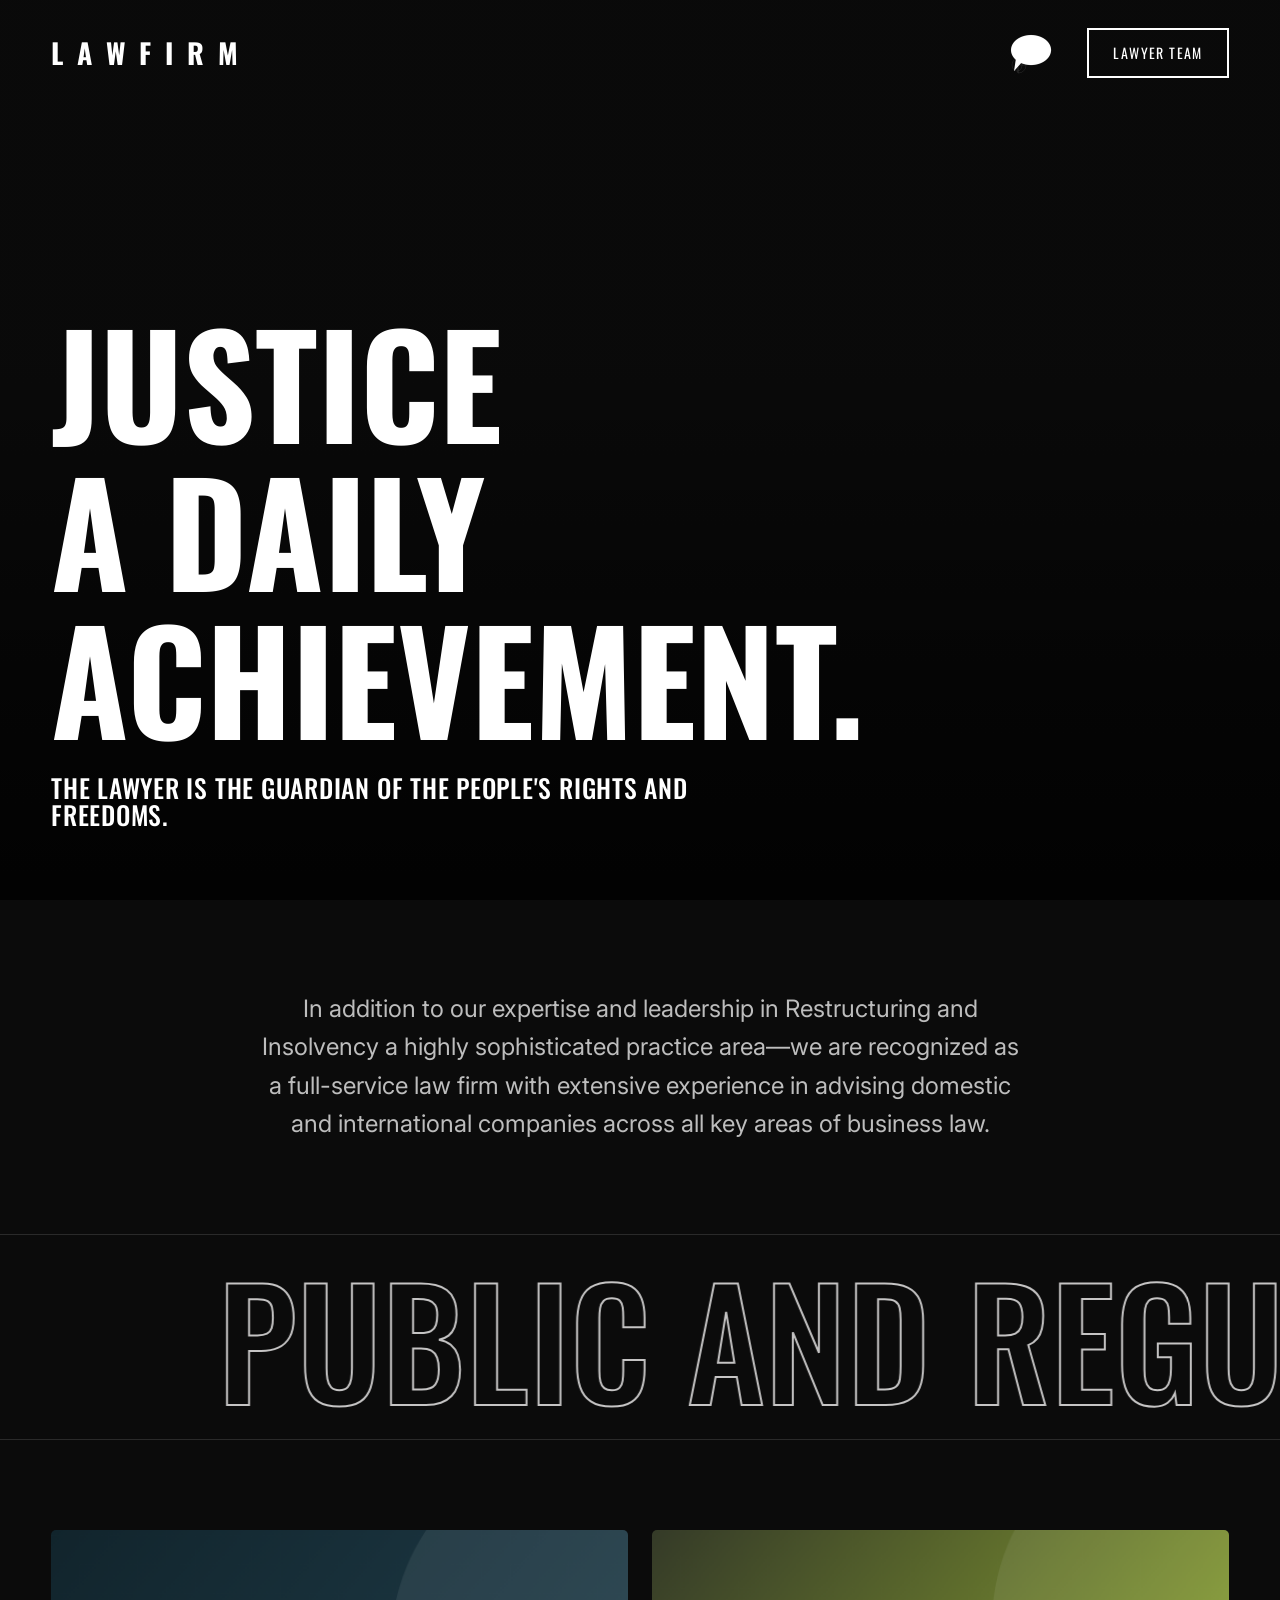
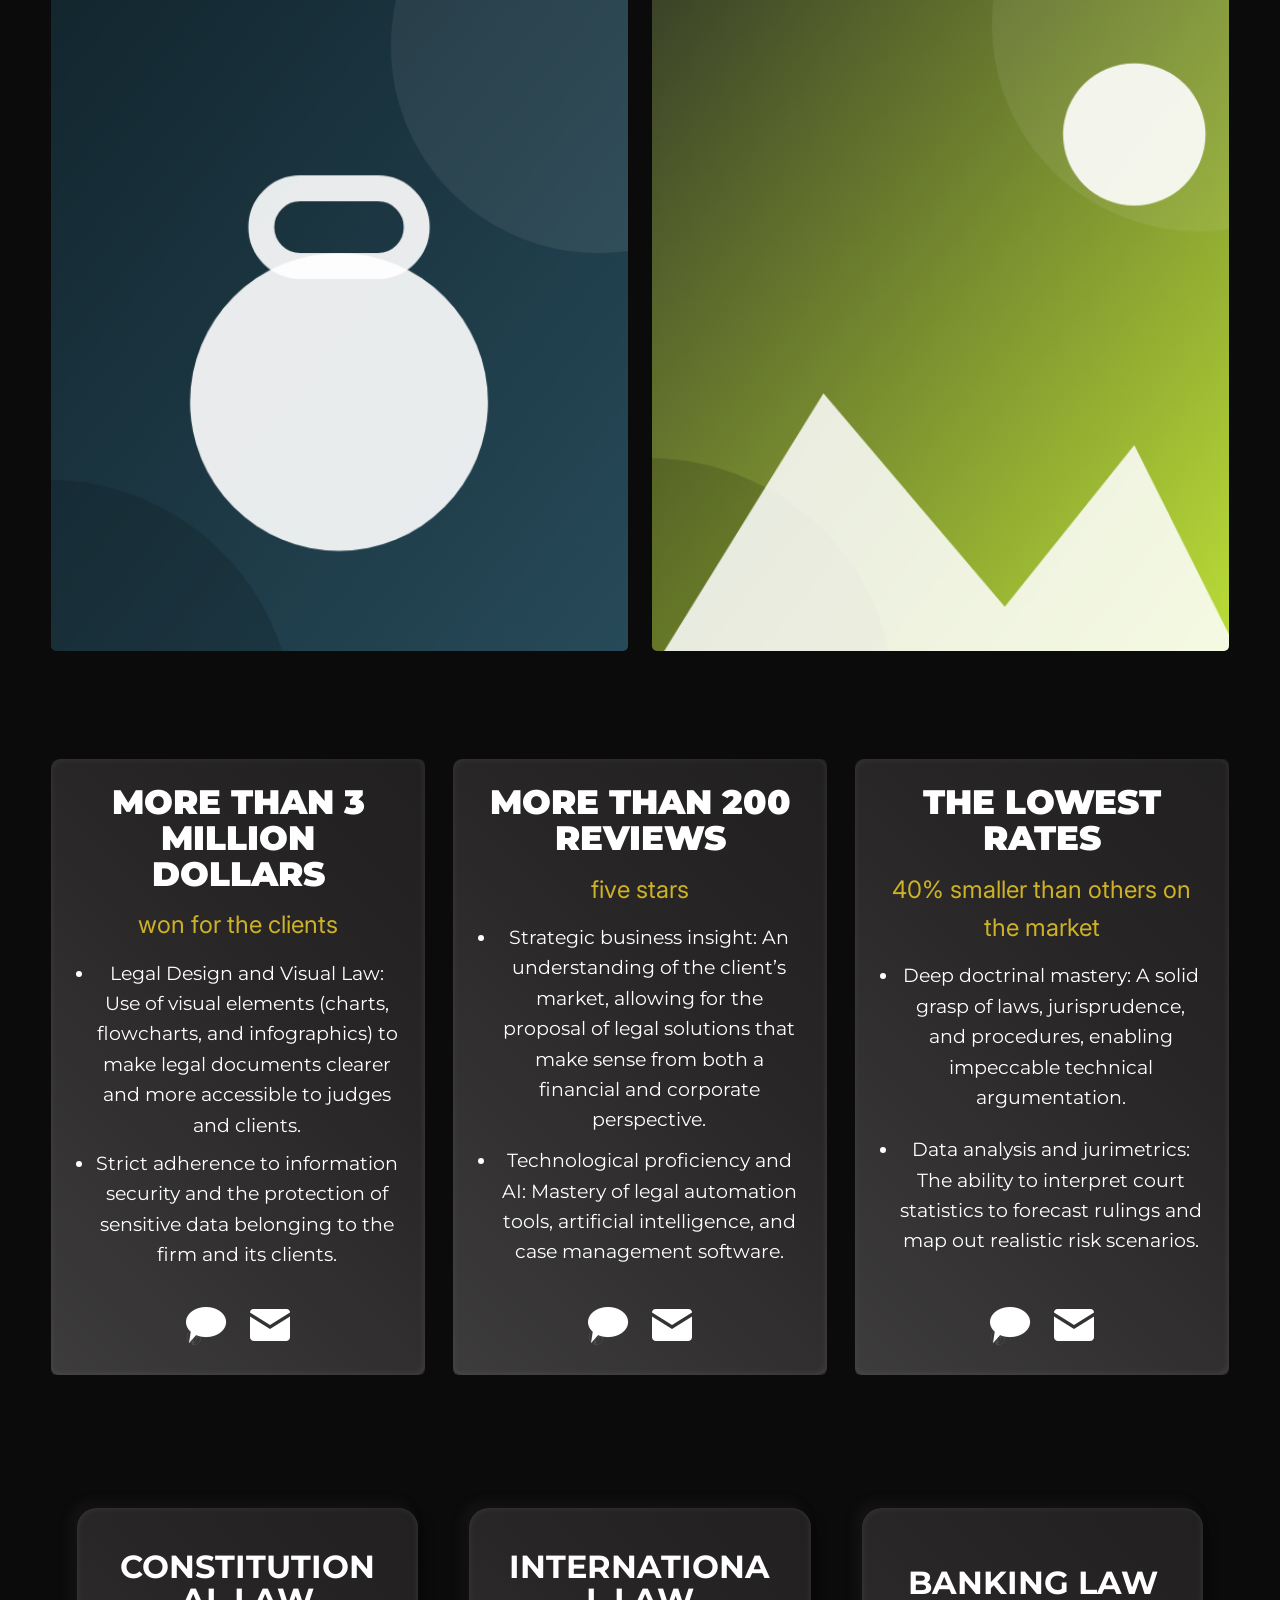
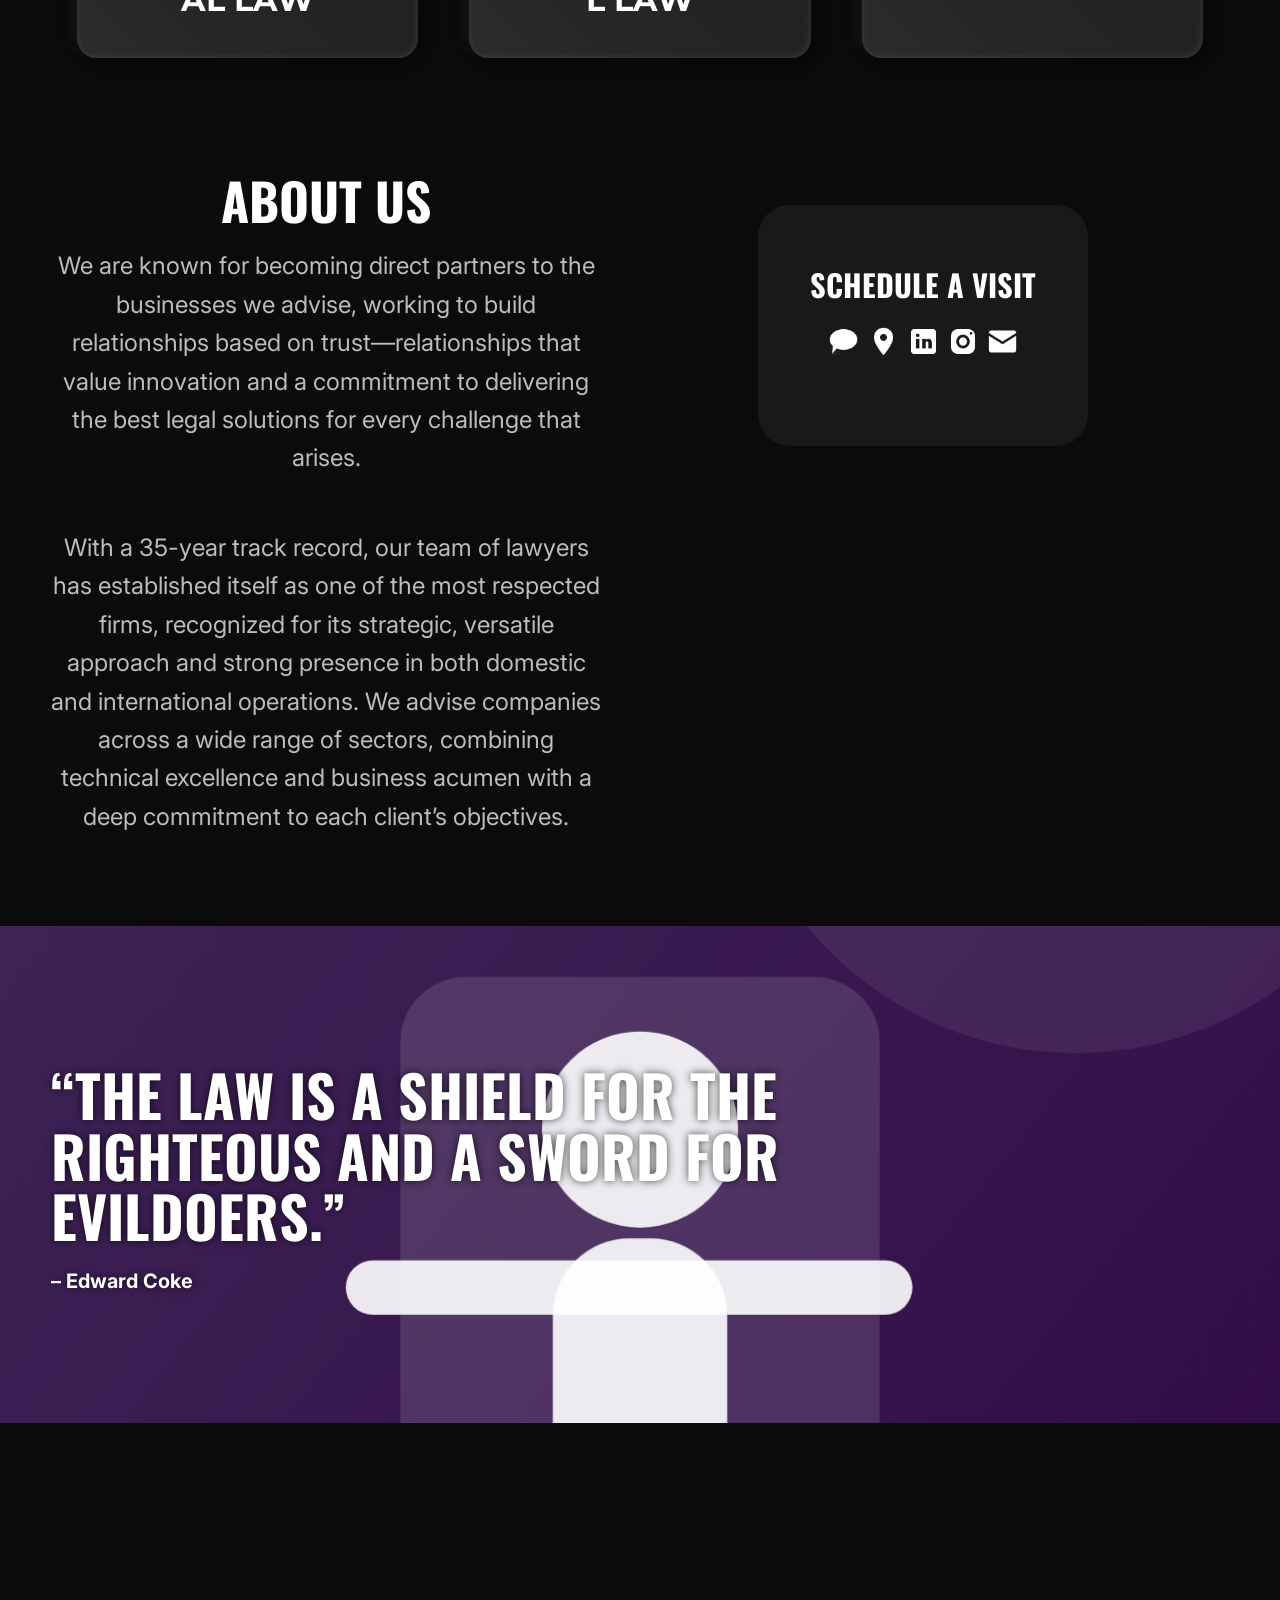
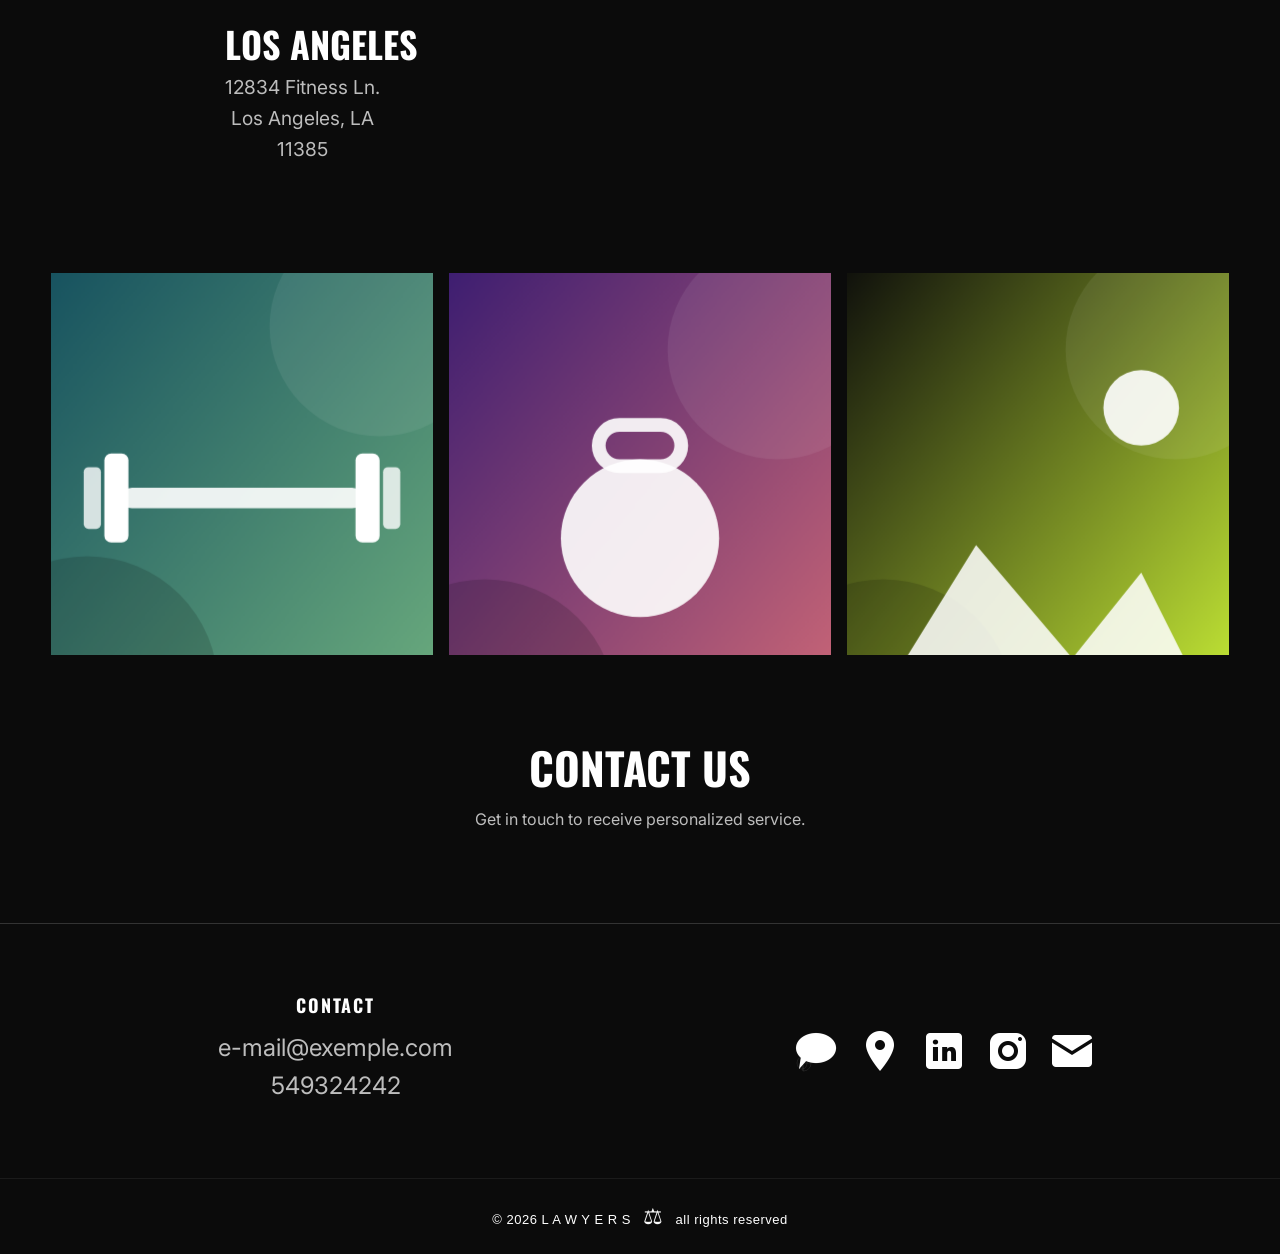
<file: index.html>
<!doctype html>
<html lang="en">
  <head>
    <meta charset="utf-8" />
    <meta name="viewport" content="width=device-width, initial-scale=1" />
    <title>Lawyer</title>
    <link rel="icon" type="image/png" href="./images/icons8-balança-80.png" />
    <link rel="preconnect" href="https://fonts.googleapis.com" />
    <link
      href="https://fonts.googleapis.com/css2?family=Oswald:wght@500;600;700&family=Inter:wght@400;500&display=swap"
      rel="stylesheet"
    />
    <link
      rel="stylesheet"
      href="https://fonts.googleapis.com/css2?family=Archivo:wght@400;600;800;900&family=Montserrat:wght@400;500;600;700;800;900&family=Oswald:wght@700&display=swap"
      rel="stylesheet"
    />
    <link rel="stylesheet" href="styles.css" />
  </head>
  <body>
    <!-- Barra de progresso de rolagem -->
    <div class="bar"></div>

    <header>
      <a class="logo" href="#">L A W F I R M</a>
      <nav>
        <a class="container-social" href="sms:+549324242" aria-label="iMessage">
          <img src="images/icons8-imessage-96.png" alt="" class="social-icon" />
        </a>
        <a class="btn" href="signUp.html">Lawyer team</a>
      </nav>
    </header>

    <!-- Hero: vídeo de fundo + título (o texto faz parallax e esmaece ao rolar) -->
    <div class="hero">
      <video autoplay muted loop playsinline>
        <source preload="metadata" controls src="images/lawIndexVideo.mp4" />
        Seu navegador não suporta vídeos em HTML5.
      </video>
      <div>
        <h1>
          Justice <br />
          a daily achievement.
        </h1>
        <h2>The lawyer is the guardian of the people's rights and freedoms.</h2>
      </div>
    </div>

    <section>
      <p class="intro rv">
        In addition to our expertise and leadership in Restructuring and
        Insolvency a highly sophisticated practice area—we are recognized as a
        full-service law firm with extensive experience in advising domestic and
        international companies across all key areas of business law.
      </p>
    </section>

    <!-- Letreiro: data-x = velocidade com que o texto anda ao rolar -->
    <div class="mq">
      <span data-x="0.25"
        >public and regulatory <b>+</b> labor-related <b>+</b> agribusiness
        <b>+</b>labor-related
      </span>
    </div>

    <!-- Fotos com parallax: data-speed = intensidade; data-i = cor da imagem reserva -->
    <div class="two">
      <div class="ph">
        <img
          src="https://i.pinimg.com/1200x/e2/c4/74/e2c474ae717aab1a07bad44a35dc1441.jpg"
          alt=""
          data-speed="0.22"
          data-i="1"
          referrerpolicy="no-referrer"
          loading="lazy"
          onerror="fb(this)"
        />
      </div>
      <div class="ph">
        <img
          src="https://i.pinimg.com/1200x/31/bd/53/31bd537fb1dd06ee6a32df38ee791eb9.jpg"
          alt=""
          data-speed="0.16"
          data-i="2"
          referrerpolicy="no-referrer"
          loading="lazy"
          onerror="fb(this)"
        />
      </div>
    </div>
    <!-- cards index grandes -->
    <section class="plans">
      <article class="plan rv">
        <div class="b">
          <h3>More than 3 million dollars</h3>
          <div class="price">won for the clients</div>
          <ul>
            <li>
              Legal Design and Visual Law: Use of visual elements (charts,
              flowcharts, and infographics) to make legal documents clearer and
              more accessible to judges and clients.
            </li>
            <li>
              Strict adherence to information security and the protection of
              sensitive data belonging to the firm and its clients.
            </li>
          </ul>
          <div class="icon-card-group">
            <a href="sms:+549324242" aria-label="iMessage"
              ><img
                src="images/icons8-imessage-96.png"
                alt=""
                class="icons-card"
            /></a>
            <a href="mailto:e-mail@exemple.com" aria-label="E-mail"
              ><img src="images/icons8-email-96.png" alt="" class="icons-card"
            /></a>
          </div>
        </div>
      </article>
      <article class="plan rv" style="transition-delay: 0.12s">
        <div class="b">
          <h3>more than 200 reviews</h3>
          <div class="price">five stars</div>
          <ul>
            <li>
              Strategic business insight: An understanding of the client’s
              market, allowing for the proposal of legal solutions that make
              sense from both a financial and corporate perspective.
            </li>
            <li>
              Technological proficiency and AI: Mastery of legal automation
              tools, artificial intelligence, and case management software.
            </li>
          </ul>
          <div class="icon-card-group">
            <a href="sms:+549324242" aria-label="iMessage"
              ><img
                src="images/icons8-imessage-96.png"
                alt=""
                class="icons-card"
            /></a>
            <a href="mailto:e-mail@exemple.com" aria-label="E-mail"
              ><img src="images/icons8-email-96.png" alt="" class="icons-card"
            /></a>
          </div>
        </div>
      </article>
      <article class="plan rv" style="transition-delay: 0.24s">
        <div class="b">
          <h3>the lowest rates</h3>
          <div class="price">40% smaller than others on the market</div>
          <ul>
            <li>
              Deep doctrinal mastery: A solid grasp of laws, jurisprudence, and
              procedures, enabling impeccable technical argumentation.
            </li>
            <li>
              Data analysis and jurimetrics: The ability to interpret court
              statistics to forecast rulings and map out realistic risk
              scenarios.
            </li>
          </ul>
          <div class="icon-card-group">
            <a href="sms:+549324242" aria-label="iMessage"
              ><img
                src="images/icons8-imessage-96.png"
                alt=""
                class="icons-card"
            /></a>
            <a href="mailto:e-mail@exemple.com" aria-label="E-mail"
              ><img src="images/icons8-email-96.png" alt="" class="icons-card"
            /></a>
          </div>
        </div>
      </article>
    </section>

    <!-- cards index pequenos -->
    <section class="cols">
      <div class="specialities">
        <div class="card-container">
          <h2>Constitutional Law</h2>
        </div>
        <div class="card-container">
          <h2>International Law</h2>
        </div>
        <div class="card-container">
          <h2>Banking Law</h2>
        </div>
      </div>
    </section>

    <section class="cols cols-shedule" style="padding-top: 0">
      <div class="icons-schedule">
        <div class="section-about">
          <h3 class="rv">About us</h3>
          <p class="rv d1">
            We are known for becoming direct partners to the businesses we
            advise, working to build relationships based on trust—relationships
            that value innovation and a commitment to delivering the best legal
            solutions for every challenge that arises.
          </p>
        </div>
        <div class="card-social-visit">
          <div class="container-social">
            <h3 class="rv">Schedule a visit</h3>
            <div class="icons">
              <a href="sms:+549324242" aria-label="iMessage"
                ><img
                  src="images/icons8-imessage-96.png"
                  alt=""
                  class="social-icon"
              /></a>
              <a
                href="https://maps.app.goo.gl/4bHsicvDtdmeMuuY8"
                target="_blank"
                rel="noopener noreferrer"
                aria-label="Localização"
                ><img
                  src="images/icons8-location-96.png"
                  alt=""
                  class="social-icon"
              /></a>
              <a
                href="https://www.linkedin.com/"
                target="_blank"
                rel="noopener noreferrer"
                aria-label="LinkedIn"
                ><img
                  src="images/icons8-linkedin-96.png"
                  alt=""
                  class="social-icon"
              /></a>
              <a
                href="https://www.instagram.com/"
                target="_blank"
                rel="noopener noreferrer"
                aria-label="Instagram"
                ><img
                  src="images/icons8-instagram-96.png"
                  alt=""
                  class="social-icon"
              /></a>
              <a href="mailto:e-mail@exemple.com" aria-label="E-mail"
                ><img
                  src="images/icons8-email-96.png"
                  alt=""
                  class="social-icon"
              /></a>
            </div>
          </div>
        </div>

        <p class="rv d1">
          With a 35-year track record, our team of lawyers has established
          itself as one of the most respected firms, recognized for its
          strategic, versatile approach and strong presence in both domestic and
          international operations. We advise companies across a wide range of
          sectors, combining technical excellence and business acumen with a
          deep commitment to each client’s objectives.
        </p>
      </div>
    </section>

    <!-- Citação sobre foto com parallax (texto escuro: a foto é clara) -->
    <div class="quote">
      <img
        src="https://wallpapers.com/images/featured/fotos-em-preto-e-branco-de-nova-york-vedz9n6v2cizlr7y.jpg"
        alt=""
        data-speed="0.2"
        data-i="3"
        referrerpolicy="no-referrer"
        loading="lazy"
        onerror="fb(this)"
      />
      <div class="rv">
        <h2 class="text-black">
          “The law is a shield for the righteous and a sword for evildoers.”
        </h2>
        <h5 class="text-black">– Edward Coke</h5>
      </div>
    </div>

    <section class="loc">
      <div class="rv d1">
        <h3>Los Angeles</h3>
        <p>12834 Fitness Ln.<br />Los Angeles, LA<br />11385</p>
      </div>
      <div class="mapa-container rv d2">
        <iframe
          src="https://www.google.com/maps/embed?pb=!1m18!1m12!1m3!1d96873.57748644592!2d-74.02723576946106!3d40.64533241904774!2m3!1f0!2f0!3f0!3m2!1i1024!2i768!4f13.1!3m3!1m2!1s0x89c24416947c2109%3A0x82765c7404007886!2sBrooklyn%2C%20NY%2C%20EUA!5e0!3m2!1spt-PT!2sbr!4v1794025626224!5m2!1spt-PT!2sbr"
          title="Mapa do escritório"
          allowfullscreen=""
          loading="lazy"
          referrerpolicy="strict-origin-when-cross-origin"
        ></iframe>
      </div>
    </section>

    <div class="grid">
      <div>
        <img
          src="https://i.pinimg.com/736x/91/2e/0e/912e0e822675b934999443193ba9c30f.jpg"
          alt=""
          data-speed="0.1"
          data-i="4"
          referrerpolicy="no-referrer"
          loading="lazy"
          onerror="fb(this)"
        />
      </div>
      <div>
        <img
          src="https://i.pinimg.com/1200x/5d/bf/38/5dbf38cfc6ee00ab611508deb6754c5b.jpg"
          alt=""
          data-speed="0.24"
          data-i="5"
          referrerpolicy="no-referrer"
          loading="lazy"
          onerror="fb(this)"
        />
      </div>
      <div>
        <img
          src="https://i.pinimg.com/736x/59/f7/a3/59f7a34b5ff368971cbb8e07deed254a.jpg"
          alt=""
          data-speed="0.18"
          data-i="6"
          referrerpolicy="no-referrer"
          loading="lazy"
          onerror="fb(this)"
        />
      </div>
    </div>

    <section class="news">
      <h3>contact us</h3>
      <p>Get in touch to receive personalized service.</p>
    </section>

    <footer>
      <div class="rv">
        <h3>Contact</h3>
        <a href="mailto:e-mail@exemple.com">e-mail@exemple.com</a>
        <a href="tel:+549324242">549324242</a>
      </div>
      <div class="container-social rv d1">
        <div class="icons">
          <a href="sms:+549324242" aria-label="iMessage"
            ><img
              src="images/icons8-imessage-96.png"
              alt=""
              class="social-icon"
          /></a>
          <a
            href="https://www.google.com/maps/search/?api=1&amp;query=L+A+W+F+I+R+M"
            target="_blank"
            rel="noopener noreferrer"
            aria-label="Localização"
            ><img
              src="images/icons8-location-96.png"
              alt=""
              class="social-icon"
          /></a>
          <a
            href="https://www.linkedin.com/"
            target="_blank"
            rel="noopener noreferrer"
            aria-label="LinkedIn"
            ><img
              src="images/icons8-linkedin-96.png"
              alt=""
              class="social-icon"
          /></a>
          <a
            href="https://www.instagram.com/"
            target="_blank"
            rel="noopener noreferrer"
            aria-label="Instagram"
            ><img
              src="images/icons8-instagram-96.png"
              alt=""
              class="social-icon"
          /></a>
          <a href="mailto:e-mail@exemple.com" aria-label="E-mail"
            ><img src="images/icons8-email-96.png" alt="" class="social-icon"
          /></a>
        </div>
      </div>
    </footer>
    <div class="copy">
      <span>&copy; 2026 L A W Y E R S</span>
      <span class="heart">&#9878;</span>
      <span>all rights reserved</span>
    </div>

    <script src="scrypt.js"></script>
  </body>
</html>
</file>
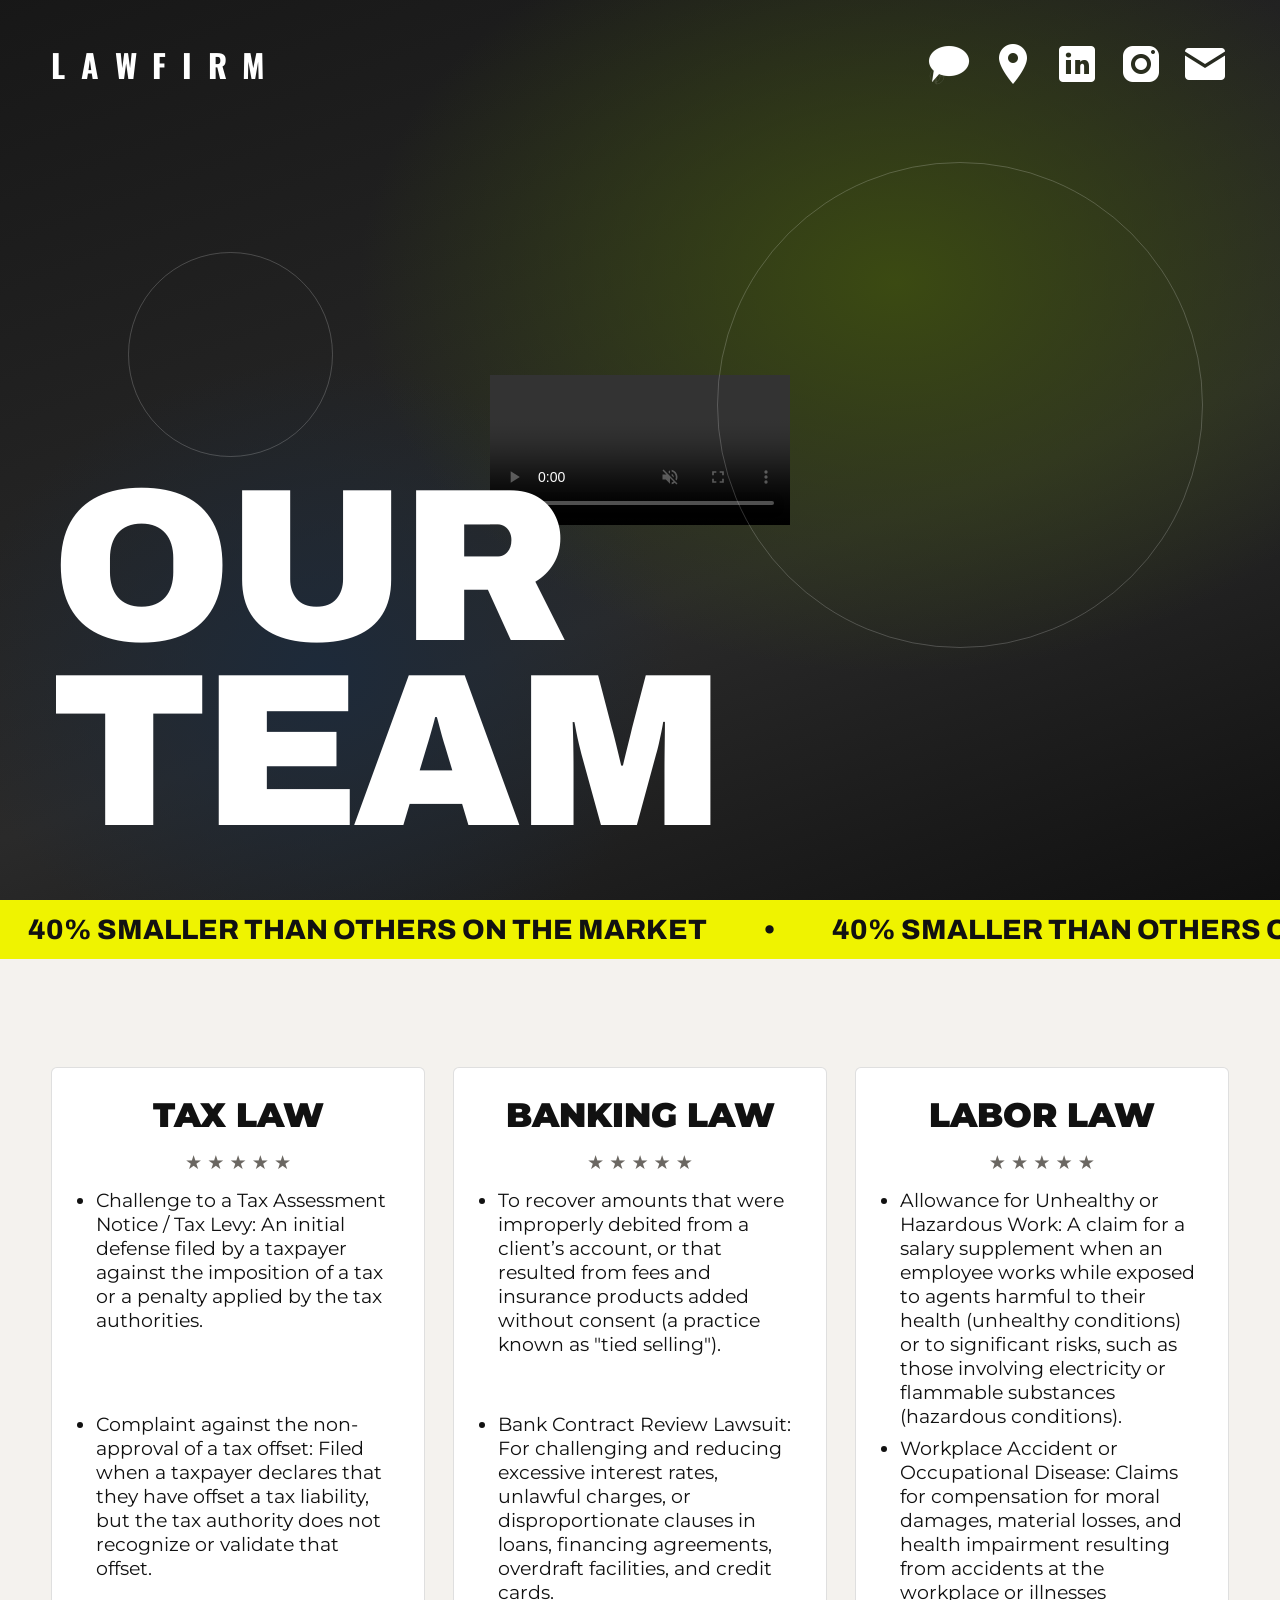
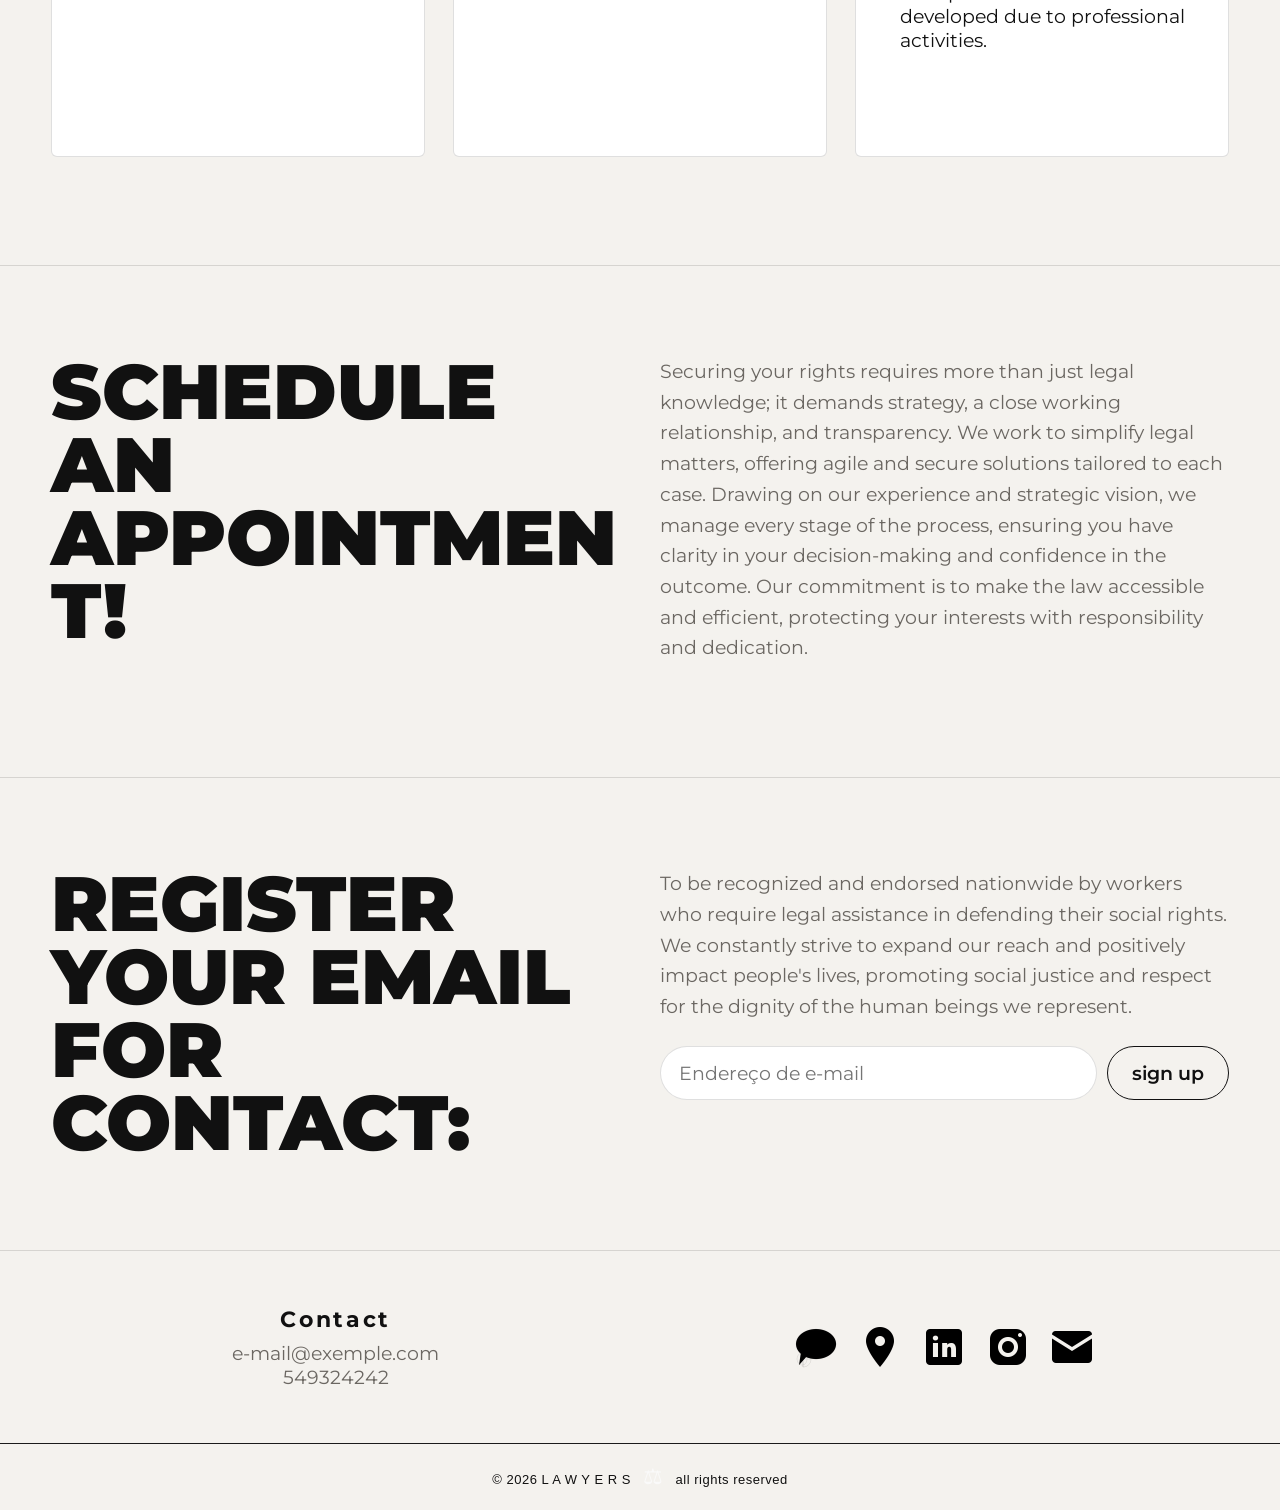
<file: signUp.html>
<!doctype html>
<html lang="pt-BR">
  <head>
    <meta charset="utf-8" />
    <meta
      name="viewport"
      content="width=device-width, initial-scale=1, viewport-fit=cover"
    />
    <title>Sign Up</title>
    <link rel="icon" type="image/png" href="./images/icons8-balança-80.png" />
    <link rel="preconnect" href="https://fonts.googleapis.com" />
    <link rel="preconnect" href="https://fonts.gstatic.com" crossorigin />
    <link
      rel="stylesheet"
      href="https://fonts.googleapis.com/css2?family=Archivo:wght@400;600;800;900&family=Montserrat:wght@400;500;600;700;800;900&family=Oswald:wght@700&display=swap"
    />
    <link rel="stylesheet" href="signUp.css" />
  </head>
  <body>
    <!-- Cortina de entrada (sobe quando a página termina de carregar) -->
    <div class="curtain">LAWYERS TEAM</div>

    <header>
      <nav>
        <a class="logo" href="index.html">L A W F I R M</a>
        <div class="icons container-social">
          <a href="sms:+549324242" aria-label="iMessage"
            ><img
              src="images/icons8-imessage-96.png"
              alt=""
              class="social-icon"
          /></a>
          <a href="https://maps.app.goo.gl/4bHsicvDtdmeMuuY8" target="_blank" rel="noopener noreferrer" aria-label="Localização"
            ><img
              src="images/icons8-location-96.png"
              alt=""
              class="social-icon"
          /></a>
          <a href="https://www.linkedin.com/" target="_blank" rel="noopener noreferrer" aria-label="LinkedIn"
            ><img
              src="images/icons8-linkedin-96.png"
              alt=""
              class="social-icon"
          /></a>
          <a href="https://www.instagram.com/" target="_blank" rel="noopener noreferrer" aria-label="Instagram"
            ><img
              src="images/icons8-instagram-96.png"
              alt=""
              class="social-icon"
          /></a>
          <a href="mailto:e-mail@exemple.com" aria-label="E-mail"
            ><img src="images/icons8-email-96.png" alt="" class="social-icon"
          /></a>
        </div>
      </nav>
    </header>

    <!-- Hero: data-p = intensidade do parallax (negativo = move ao contrário) -->
    <section class="hero">
      <div class="img" data-p="0.25">
        <video preload="metadata" controls autoplay muted loop playsinline>
          <source src="/images/signUpVideo.mp4" />
          Your browser does not support HTML5 videos.
        </video>
      </div>
      <div class="shape shape-1" data-p="-0.15"></div>
      <div class="shape shape-2" data-p="0.4"></div>
      <h1>
        <span><i>Our</i></span
        ><span><i>Team</i></span>
      </h1>
    </section>

    <div class="marquee"><div id="mq"></div></div>

    <section class="plans">
      <article class="plan rv">
        <div class="b">
          <h3>tax law</h3>
          <div class="price"><p><p>&#9733;  &#9733;  &#9733;  &#9733;  &#9733;</p></p></div>
          <ul>
            <li>
              Challenge to a Tax Assessment Notice / Tax Levy: An initial
              defense filed by a taxpayer against the imposition of a tax or a
              penalty applied by the tax authorities.
            </li>
            <li>
              Complaint against the non-approval of a tax offset: Filed when a
              taxpayer declares that they have offset a tax liability, but the
              tax authority does not recognize or validate that offset.
            </li>
          </ul>
          <div class="icon-card-group">
            <a href="sms:+549324242" aria-label="iMessage"
              ><img
                src="images/icons8-imessage-96.png"
                alt=""
                class="icons-card"
            /></a>
            <a href="mailto:e-mail@exemple.com" aria-label="E-mail"
              ><img src="images/icons8-email-96.png" alt="" class="icons-card"
            /></a>
          </div>
        </div>
      </article>
      <article class="plan rv" style="transition-delay: 0.12s">
        <div class="b">
          <h3>Banking Law</h3>
          <div class="price">&#9733;  &#9733;  &#9733;  &#9733;  &#9733;</div>
          <ul>
            <li>
              To recover amounts that were improperly debited from a client’s account, or that resulted from fees and insurance products added without consent (a practice known as "tied selling").
            </li>
            <li>
              Bank Contract Review Lawsuit: For challenging and reducing excessive interest rates, unlawful charges, or disproportionate clauses in loans, financing agreements, overdraft facilities, and credit cards.
            </li>
          </ul>
          <div class="icon-card-group">
            <a href="sms:+549324242" aria-label="iMessage"
              ><img
                src="images/icons8-imessage-96.png"
                alt=""
                class="icons-card"
            /></a>
            <a href="mailto:e-mail@exemple.com" aria-label="E-mail"
              ><img src="images/icons8-email-96.png" alt="" class="icons-card"
            /></a>
          </div>
        </div>
      </article>
      <article class="plan rv" style="transition-delay: 0.24s">
        <div class="b">
          <h3>labor law</h3>
          <div class="price">&#9733;  &#9733;  &#9733;  &#9733;  &#9733;</div>
          <ul>
            <li>
               Allowance for Unhealthy or Hazardous Work: A claim for a salary supplement when an employee works while exposed to agents harmful to their health (unhealthy conditions) or to significant risks, such as those involving electricity or flammable substances (hazardous conditions).
            </li>
            <li>
               Workplace Accident or Occupational Disease: Claims for compensation for moral damages, material losses, and health impairment resulting from accidents at the workplace or illnesses developed due to professional activities.
            </li>
          </ul>
          <div class="icon-card-group">
            <a href="sms:+549324242" aria-label="iMessage"
              ><img
                src="images/icons8-imessage-96.png"
                alt=""
                class="icons-card"
            /></a>
            <a href="mailto:e-mail@exemple.com" aria-label="E-mail"
              ><img src="images/icons8-email-96.png" alt="" class="icons-card"
            /></a>
          </div>
        </div>
      </article>
    </section>

    <section class="visit">
      <div class="rv"><h2>Schedule an appointment!</h2></div>
      <div class="rv" style="transition-delay: 0.15s">
        <p>
          Securing your rights requires more than just legal knowledge; it
          demands strategy, a close working relationship, and transparency. We
          work to simplify legal matters, offering agile and secure solutions
          tailored to each case. Drawing on our experience and strategic vision,
          we manage every stage of the process, ensuring you have clarity in
          your decision-making and confidence in the outcome. Our commitment is
          to make the law accessible and efficient, protecting your interests
          with responsibility and dedication.
        </p>
      </div>
    </section>

    <section class="visit">
      <div class="rv"><h2>register your email for contact:</h2></div>
      <div class="rv" style="transition-delay: 0.15s">
        <p>
          To be recognized and endorsed nationwide by workers who require legal
          assistance in defending their social rights. We constantly strive to
          expand our reach and positively impact people's lives, promoting
          social justice and respect for the dignity of the human beings we
          represent.
        </p>
        <!-- MAILCHIMP: cole em "action" a URL do formulário (Audience > Signup forms > Embedded forms) -->
        <form
          id="nl"
          action="COLE_AQUI_A_URL_DO_MAILCHIMP"
          method="post"
          target="mc-iframe"
        >
          <input
            type="email"
            name="EMAIL"
            placeholder="Endereço de e-mail"
            required
            aria-label="Endereço de e-mail"
          />
          <!-- MAILCHIMP anti-bot: troque o name pelo "b_..." do código do Mailchimp -->
          <div style="position: absolute; left: -5000px" aria-hidden="true">
            <input
              type="text"
              name="b_COLE_AQUI_O_CODIGO_ANTI_BOT"
              tabindex="-1"
              value=""
            />
          </div>
          <button class="btn" type="submit">sign up</button>
        </form>
        <iframe name="mc-iframe" style="display: none" title="mailchimp"></iframe>
        <p id="ok" style="display: none; margin-top: 14px">Thanks!</p>
      </div>
    </section>

    <footer>
      <div class="rv">
        <h3>Contact</h3>
        <a href="mailto:e-mail@exemple.com">e-mail@exemple.com</a><br />
        <a href="tel:+549324242">549324242</a>
      </div>
      <div class="icons container-social rv" style="transition-delay: 0.12s">
        <a href="sms:+549324242" aria-label="iMessage"
          ><img src="images/icons8-imessage-96.png" alt="" class="social-icon"
        /></a>
        <a href="https://maps.app.goo.gl/4bHsicvDtdmeMuuY8" target="_blank" rel="noopener noreferrer" aria-label="Localização"
          ><img src="images/icons8-location-96.png" alt="" class="social-icon"
        /></a>
        <a href="https://www.linkedin.com/" target="_blank" rel="noopener noreferrer" aria-label="LinkedIn"
          ><img src="images/icons8-linkedin-96.png" alt="" class="social-icon"
        /></a>
        <a href="https://www.instagram.com/" target="_blank" rel="noopener noreferrer" aria-label="Instagram"
          ><img src="images/icons8-instagram-96.png" alt="" class="social-icon"
        /></a>
        <a href="mailto:e-mail@exemple.com" aria-label="E-mail"
          ><img src="images/icons8-email-96.png" alt="" class="social-icon"
        /></a>
      </div>
    </footer>
    <div class="copy">
      <span>&copy; 2026 L A W Y E R S</span>
      <span class="heart">&#9878;</span>
      <span>all rights reserved</span>
    </div>

    <script src="signUp.js"></script>
  </body>
</html>
</file>
<file: styles.css>
/* =====================================================================
   styles.css - página principal (index.html)
   Mobile-first no que importa: tudo usa clamp()/vw/auto-fit e só há
   2 pontos de quebra no final do arquivo (800px e 560px).
   ===================================================================== */

/* ---------- Base ---------- */
:root {
  --bg: #0b0b0b;
  --fg: #fff;
  --muted: #bdbdbd;
  --accent: #d7ff3a;
  --h: "Oswald", "Arial Narrow", Impact, sans-serif;
  --b: "Inter", Arial, sans-serif;
  --pad: 4vw; /* margem lateral única de todas as seções */
}
* {
  box-sizing: border-box;
  margin: 0;
  padding: 0;
}
html {
  scroll-behavior: smooth;
}
body {
  background: var(--bg);
  color: var(--fg);
  font: 16px/1.6 var(--b);
  overflow-x: hidden; /* garante que nada cause rolagem horizontal no celular */
}
a {
  color: inherit;
  text-decoration: none;
}
img {
  display: block;
  width: 100%;
  height: 100%;
  object-fit: cover;
}
h1,
h2,
h3 {
  font-family: var(--h);
  text-transform: uppercase;
  font-weight: 700;
  line-height: 1.05;
}
section {
  padding: 10vh var(--pad);
}

/* ---------- Cabeçalho (fixo; some ao descer e volta ao subir - ver scrypt.js) ---------- */
header {
  position: fixed;
  top: 0;
  left: 0;
  right: 0;
  z-index: 5;
  display: flex;
  align-items: center;
  justify-content: space-between;
  gap: 16px;
  padding: 28px var(--pad);
  transition:
    transform 0.4s,
    background 0.3s;
  animation: fade-down 0.9s ease backwards; /* entrada ao carregar a página */
}
header.hide {
  transform: translateY(-110%);
}
header.solid {
  background: rgba(11, 11, 11, 0.85);
  backdrop-filter: blur(10px);
  padding-block: 16px;
}
.logo {
  font-family: var(--h);
  font-size: clamp(
    18px,
    5vw,
    28px
  ); /* encolhe no celular para caber ao lado do botão */
  letter-spacing: 0.12em;
  font-weight: 700;
  white-space: nowrap;
}
nav {
  display: flex;
  gap: clamp(12px, 3vw, 32px);
  align-items: center;
  font-size: 14px;
  text-transform: uppercase;
  letter-spacing: 0.08em;
}
nav a:hover {
  color: var(--accent);
}
nav .container-social {
  margin: 0;
}
.btn {
  display: inline-block;
  border: 2px solid var(--fg);
  padding: 12px 24px;
  font-family: var(--h);
  text-transform: uppercase;
  letter-spacing: 0.1em;
  font-size: 14px;
  white-space: nowrap;
  transition: 0.2s;
}
.btn:hover {
  background: var(--fg);
  color: #000;
}

/* ---------- Barra de progresso de rolagem (topo da tela) ---------- */
.bar {
  position: fixed;
  top: 0;
  left: 0;
  height: 4px;
  width: 100%;
  background: var(--accent);
  transform-origin: 0 50%;
  transform: scaleX(0);
  z-index: 50;
}
/* Navegadores novos animam só com CSS; nos demais o scrypt.js assume */
@supports (animation-timeline: scroll()) {
  .bar {
    animation: grow linear both;
    animation-timeline: scroll(root);
  }
  @keyframes grow {
    to {
      transform: scaleX(1);
    }
  }
}

/* ---------- Hero (vídeo de fundo + título) ---------- */
.hero {
  position: relative;
  overflow: hidden;
  min-height: 100vh;
  min-height: 100svh; /* "svh" = altura real no celular, sem a barra do navegador */
  display: flex;
  flex-direction: column;
  justify-content: flex-end;
  padding: 0 var(--pad) 8vh;
}
.hero video {
  position: absolute;
  inset: 0;
  width: 100%;
  height: 100%;
  object-fit: cover; /* o vídeo preenche qualquer tamanho de tela, sem distorcer */
}
/* Degradê escuro por cima do vídeo para o texto ficar legível */
.hero::after {
  content: "";
  position: absolute;
  inset: 0;
  background: linear-gradient(
    to top,
    rgba(0, 0, 0, 0.85),
    rgba(0, 0, 0, 0.15) 60%
  );
}
.hero > div {
  position: relative;
  z-index: 2;
  max-width: 1100px;
  will-change:
    transform, opacity; /* o scrypt.js move/esmaece este bloco ao rolar */
}
.hero h1 {
  font-size: clamp(48px, 11vw, 170px);
  margin-bottom: 24px;
  animation: fade-up 1s 0.2s ease backwards;
}
.hero h2 {
  font-size: clamp(16px, 2vw, 28px);
  font-weight: 500;
  max-width: 720px;
  letter-spacing: 0.03em;
  animation: fade-up 1s 0.5s ease backwards;
}

/* ---------- Texto de introdução ---------- */
.intro {
  max-width: 760px;
  margin: 0 auto;
  text-align: center;
  color: var(--muted);
  font-size: clamp(20px, 2.2vw, 18px);
}

/* ---------- Letreiro (texto vazado que anda com a rolagem) ---------- */
.mq {
  overflow: hidden;
  white-space: nowrap;
  padding: 3vh 0;
  border-block: 1px solid #2a2a2a;
}
.mq span {
  display: inline-block;
  font-family: var(--h);
  font-weight: 500;
  text-transform: uppercase;
  font-size: clamp(40px, 13vw, 150px);
  line-height: 1;
  will-change: transform;
  -webkit-text-stroke: 2px #c5c4c4; /* contorno */
  color: transparent; /* miolo vazado */
  padding-left: var(--pad);
}
.mq span b {
  color: #000;
  -webkit-text-stroke: 0;
}

/* ---------- Fotos com parallax ---------- */
/* Cada foto fica numa "moldura" (overflow hidden) e a imagem é 30% mais alta
   que ela: o scrypt.js desliza a imagem dentro da moldura = efeito parallax. */
.ph,
.quote,
.grid div {
  position: relative;
  overflow: hidden;
}
.ph > img,
.quote > img,
.grid div > img {
  position: absolute;
  left: 0;
  top: -15%;
  width: 100%;
  height: 130%;
  will-change: transform;
}
.ph {
  border-radius: 5px 5px 5px 5px;
}
.two {
  display: grid;
  grid-template-columns: 1fr 1fr;
  gap: 24px;
  padding: 10vh var(--pad) 0;
}
.two .ph {
  aspect-ratio: 4/5;
}
.grid {
  display: grid;
  grid-template-columns: repeat(3, 1fr);
  gap: 16px;
  padding: 0 var(--pad);
}
.grid div {
  aspect-ratio: 1;
}
/* As molduras "abrem" (recorte -> tela cheia) enquanto entram na tela */
@supports (animation-timeline: view()) {
  .two .ph,
  .grid div {
    animation: clipin linear both;
    animation-timeline: view();
    animation-range: entry 0% cover 35%;
  }
  @keyframes clipin {
    from {
      clip-path: inset(18% 12% 18% 12%);
    }
    to {
      clip-path: inset(0);
    }
  }
}

/* ---------- Especialidades (cards) ---------- */
.cols {
  padding-top: 0%;
  display: grid;
  grid-template-columns: 1fr;
  gap: 6vw;
  align-items: center;
}
.cols h3 {
  font-size: clamp(32px, 4vw, 56px);
  margin-bottom: 20px;
}
.cols p {
  color: var(--muted);
}
.list {
  font-family: var(--h);
  text-transform: uppercase;
  font-size: 22px;
  letter-spacing: 0.04em;
  line-height: 1.5;
}

.card {
  min-height: 100px;
  padding: 12px;
  display: flex;
  align-items: center;
  justify-content: center;
  text-align: center;
  background: rgba(78, 76, 76, 0.58);
  border: 1px solid #fff;
  border-radius: 17px;
  box-shadow: 12px 17px 51px rgba(0, 0, 0, 0.22);
  backdrop-filter: blur(6px);
  color: #000;
  font-weight: bolder;
  cursor: pointer;
  user-select: none;
  transition: all 0.5s;
}
.card:hover {
  border-color: #000;
  transform: scale(1.05);
}
.card:active {
  transform: scale(0.95) rotate(1.7deg);
}

/* ---------- Sobre nós + redes sociais ---------- */
.icons-schedule {
  display: grid;
  grid-template-columns: repeat(2, 1fr);
  gap: 4vw 6vw;
  align-items: center;
}
/* Ícones sempre brancos (o filtro transforma qualquer cor em branco) */
.container-social {
  display: grid;
  justify-items: center;
  margin: 1rem auto;
  text-align: center;
  filter: brightness(0) invert(1);
}
.icons {
  display: flex;
  flex-wrap: wrap; /* quebra de linha em telas estreitas */
  justify-content: center;
  gap: 1rem;
  padding: 1.5rem 0;
}
.social-icon {
  width: 3rem;
  height: 3rem;
}
.social-icon:hover {
  animation: wobble 0.5s 1 linear;
}
@keyframes wobble {
  0%,
  50% {
    transform: scale(0.7, 1.3);
  }
  25%,
  75% {
    transform: scale(1.3, 0.7);
  }
  100% {
    transform: scale(1, 1);
  }
}

/* ---------- Citação (foto de fundo com parallax) ---------- */
.quote {
  padding: 14vh var(--pad);
}
.quote > div {
  position: relative;
  z-index: 2;
  max-width: 1000px;
}
.quote h2 {
  font-size: clamp(26px, 4.5vw, 64px);
  margin: 12px 0 20px;
}
.text-black {
  text-align: left;
  color: white;
  text-shadow: 0 0 8px rgba(0, 0, 0, 0.7);
}

/* ---------- Endereços + mapa ---------- */
.loc {
  display: flex;
  flex-wrap: wrap; /* no celular os blocos empilham sozinhos, centralizados */
  align-items: center;
  justify-content: center;
  gap: 32px 6vw;
  text-align: center;
}

.loc h3 {
  font-size: clamp(28px, 3vw, 36px);
  margin-bottom: 10px;
}
.loc p {
  color: var(--muted);
}
@media (max-width: 800px) {
  .loc {
    padding-bottom: 2rem;
    padding-top: 2rem;
    margin-left: 2rem;
    margin-right: 2rem;
  }
}
.mapa-container {
  flex: 1 1 320px;
  max-width: 560px;
}
.mapa-container iframe {
  display: block;
  width: 100%;
  height: clamp(220px, 30vh, 320px);
  border: 0;
  border-radius: 2rem;
  filter: grayscale(100%) contrast(100%); /* mapa em tons escuros */
}

/* ---------- Contato ---------- */
.news {
  max-width: 640px;
  margin: 0 auto;
  text-align: center;
}
.news h3 {
  font-size: clamp(32px, 5vw, 44px);
  margin-bottom: 16px;
}
.news p {
  color: var(--muted);
}

/* ---------- Rodapé ---------- */
footer {
  display: grid;
  grid-template-columns: repeat(2, 1fr);
  gap: 40px;
  align-items: center;
  text-align: center;
  border-top: 1px solid #333;
  padding: 8vh var(--pad);
  color: var(--muted);
  font-size: 15px;
}
footer h3 {
  font-size: 18px;
  color: #fff;
  letter-spacing: 0.1em;
  margin-bottom: 14px;
}
footer a {
  display: block;
}
footer a:hover {
  color: var(--accent);
}
footer .icons {
  padding: 0;
}

/* ---------- Fades ---------- */
/* .rv = "reveal": começa invisível/deslocado e ganha a classe .in quando
   entra na tela (IntersectionObserver no scrypt.js). .d1/.d2 = atrasos. */
.rv {
  opacity: 0;
  transform: translateY(60px);
  transition:
    opacity 0.9s cubic-bezier(0.2, 0.7, 0.2, 1),
    transform 0.9s cubic-bezier(0.2, 0.7, 0.2, 1);
}
.rv.in {
  text-align: center;
  opacity: 1;
  transform: none;
}
.rv.d1 {
  transition-delay: 0.12s;
}
.rv.d2 {
  transition-delay: 0.24s;
}
/* Animações de entrada (só "from": o destino é o estilo normal do elemento) */
@keyframes fade-up {
  from {
    opacity: 0;
    transform: translateY(30px);
  }
}
@keyframes fade-down {
  from {
    opacity: 0;
    transform: translateY(-100%);
  }
}

/* ---------- Tablets e celulares ---------- */
@media (max-width: 800px) {
  header {
    padding-block: 18px;
  }
  .btn {
    padding: 10px 16px;
    font-size: 12px;
  }
  .social-icon {
    width: 2.5rem;
    height: 2.5rem;
  }
  .two,
  .cols,
  .icons-schedule,
  footer {
    grid-template-columns: 1fr;
  }
  .two .ph {
    width: 100%;
    max-width: 520px;
    margin-inline: auto; /* fotos centralizadas quando empilham */
  }
  .icons-schedule {
    text-align: center;
    justify-content: center;
  }
  .grid {
    grid-template-columns: 1fr 1fr;
  }
  .grid div:last-child {
    grid-column: 1 / -1; /* a 3ª foto ocupa a linha toda (sem sobrar vazio) */
    aspect-ratio: 2/1;
  }
}
@media (max-width: 560px) {
  .grid {
    grid-template-columns: 1fr;
  }
  .grid div:last-child {
    aspect-ratio: 1;
  }
  /* Títulos centralizados no celular */
  .hero > div,
  .quote > div {
    margin-inline: auto;
    text-align: center;
  }
  .hero h2 {
    margin-inline: auto;
  }
}

/* ---------- Acessibilidade: sem movimento para quem desativou animações ---------- */
@media (prefers-reduced-motion: reduce) {
  html {
    scroll-behavior: auto;
  }
  * {
    animation: none !important;
  }
  .rv {
    opacity: 1;
    transform: none;
    transition: none;
  }
}

.copy {
  font-family: "Segoe UI", Tahoma, Geneva, Verdana, sans-serif;
  font-size: 13px;
  text-align: center;
  padding: 20px 10px;
  background-color: no;
  border-top: 1px solid #1b1b1b;
  letter-spacing: 0.5px;
}
.heart {
  color: #fafafa;
  margin: 0 8px;
  font-size: 22px;
  display: inline-block;
  animation: pulse 1.5s infinite;
}
@keyframes pulse {
  0% {
    transform: scale(1);
  }
  50% {
    transform: scale(1.1);
  }
  100% {
    transform: scale(1);
  }
}
/* ---------- card social visit ---------- */
.card-social-visit {
  background-color: #191919;
  border-radius: 2rem;
  padding: 3rem;
  width: 60%;
  margin-left: 5rem;
  margin-top: 0;
}
.section-about {
  text-align: center;
  justify-content: center;
}
.cols-shedule {
  display: flex;
  align-items: center;
  justify-content: center;
}

/* Button Container with Metallic Gradient and Depth */
.card-container {
  position: relative;
  background: linear-gradient(135deg, hsla(0, 4%, 89%, 0), #13131300);
  border-radius: 20px;
  box-shadow:
    6px 6px 12px rgba(0, 0, 0, 0.3),
    -6px -6px 12px rgba(44, 44, 44, 0.3),
    inset 2px 2px 4px rgba(90, 89, 89, 0.4),
    inset -2px -2px 4px rgba(116, 115, 115, 0.5);
  transition:
    transform 0.3s ease,
    box-shadow 0.3s ease;
}

/* Shining Effect Overlay */
.card-container::before {
  content: "";
  position: absolute;
  top: 0;
  left: 0;
  width: 100vh;
  height: 100vh;
  background: linear-gradient(45deg, #676767, #343131b3, #070707);
  background-size: 200% 200%;
  animation: shine 2s infinite ease-in-out;
  border-radius: 20px;
}

@keyframes shine {
  0% {
    background-position: 0% 50%;
  }
  50% {
    background-position: 100% 50%;
  }
  100% {
    background-position: 0% 50%;
  }
}
.card-container {
  display: flex;
  flex-wrap: wrap;
  align-items: center; /* centraliza o texto na vertical */
  justify-content: center; /* e na horizontal */
  min-height: 150px;
  min-width: 0; /* antes: 280px, estourava a coluna em telas menores */
  max-width: 100%;
  padding: clamp(1rem, 4vw, 2rem);
  margin: clamp(0.25rem, 2vw, 2rem);
  position: relative;
  overflow: hidden;
}
.card-container > h2 {
  position: relative; /* fica acima do brilho (::before) e centralizado pelo flex do card */
  z-index: 1;
  width: 100%;
  text-align: center;
  font-size: clamp(
    0.4rem,
    5vw,
    2.5rem
  ); /* encolhe no celular, 2.5rem no desktop */
  white-space: normal; /* o texto quebra de linha dentro do card */
  overflow-wrap: anywhere;
  font-family:
    "Montserrat",
    system-ui,
    -apple-system,
    "Segoe UI",
    Helvetica,
    Arial,
    sans-serif;
}

/* =====================================================================
   RESPONSIVIDADE: card "Schedule a visit" (.card-social-visit)
   O card é um "container": o título e os ícones se dimensionam pela
   largura do próprio card (unidade cqw), então nunca vazam para fora.
   ===================================================================== */
.card-social-visit {
  container-type: inline-size;
  min-width: 0;
  max-width: 100%;
  padding: clamp(1.25rem, 5vw, 3rem); /* antes: 3rem fixo */
  overflow-wrap: anywhere;
}
.card-social-visit h3 {
  font-size: clamp(22px, 5vw, 40px); /* reserva p/ navegadores sem cqw */
  font-size: min(clamp(32px, 4vw, 56px), 13cqw);
  margin-bottom: 0;
}
/* Ícones SEMPRE em uma única fila, centralizados; encolhem junto com o card */
.card-social-visit .icons {
  flex-wrap: nowrap;
  justify-content: center;
  align-items: center;
  gap: clamp(0.4rem, 2vw, 1rem); /* reserva */
  gap: min(1rem, 3cqw);
}
.card-social-visit .icons a {
  flex: 0 1 auto;
  min-width: 0;
  display: block;
}
.card-social-visit .social-icon {
  width: clamp(1.6rem, 8vw, 3rem); /* reserva */
  height: clamp(1.6rem, 8vw, 3rem);
  width: min(3rem, 14cqw);
  height: min(3rem, 14cqw);
}

/* Tablet largo: o card de 60% ficava estreito demais */
@media (max-width: 1100px) {
  .card-social-visit {
    width: min(100%, 440px);
    margin-inline: auto;
  }
}

/* Tablet e celular */
@media (max-width: 800px) {
  .icons-schedule {
    width: 100%;
    max-width: 100%;
  }
  .card-social-visit {
    width: min(100%, 520px);
    margin-inline: auto; /* centralizado quando empilha */
  }
}

/* Celulares estreitos: cabeçalho cabe em 320px sem cortar */
@media (max-width: 520px) {
  header {
    gap: 10px;
  }
  .logo {
    font-size: 16px;
    letter-spacing: 0.06em;
  }
  nav {
    gap: 8px;
  }
  nav .social-icon {
    width: 2rem;
    height: 2rem;
  }
  .btn {
    padding: 8px 12px;
    font-size: 11px;
    letter-spacing: 0.06em;
  }
}
@media (max-width: 400px) {
  header {
    flex-wrap: wrap;
    justify-content: center;
  }
}
/* cards index */
/* auto-fit: cria quantas colunas couberem. min(100%, 300px) evita estourar telas de 320px */
.specialities {
  display: grid;
  grid-template-columns: repeat(auto-fit, minmax(min(100%, 300px), 1fr));
}

.card-container > h2 {
  align-items: center;
  font-size: 2rem;
}

/* card grandes*/
.plans {
  padding: 12vh var(--pad);
  display: grid;
  gap: 28px;
  grid-template-columns: repeat(auto-fit, minmax(min(100%, 260px), 1fr));
}
.plan {
  display: flex;
  flex-direction: column;
  overflow: hidden;
  background: var(--card);
  border: 1px solid var(--line);
  border-radius: 6px;
}
.plan .b {
  align-items: center;
  flex: 1;
  display: flex;
  flex-direction: column;
  gap: 14px;
  padding: 26px;
}
.plan h3 {
  text-align: center;
  font-size: 34px;
  font-weight: 900;
  text-transform: uppercase;
}
.price {
  text-align: center;
  color: #ceb226;
}
.plan ul {
  flex: 1;
  display: grid;
  gap: 8px;
  padding-left: 18px;
  font-size: 19px;
}
.plan .btn {
  align-self: center;
}
/* Itens da lista aparecem em sequência quando o plano entra na tela */
.plan.in li {
  animation: fade-up 0.7s ease backwards;
}
.plan.in li:nth-child(2) {
  animation-delay: 0.1s;
}
.plan.in li:nth-child(3) {
  animation-delay: 0.2s;
}
.plan.in li:nth-child(4) {
  animation-delay: 0.3s;
}
.plan.in li:nth-child(5) {
  animation-delay: 0.4s;
}
* ---------- Fades e cortina de entrada ---------- */
/* .rv = aparece ao entrar na tela (classe "in" via IntersectionObserver) */
.rv {
  opacity: 0;
  transform: translateY(50px);
  transition:
    opacity 0.9s ease,
    transform 0.9s cubic-bezier(0.2, 0.8, 0.2, 1);
}
.rv.in {
  opacity: 1;
  transform: none;
}
@keyframes fade-up {
  from {
    opacity: 0;
    transform: translateY(20px);
  }
}
@keyframes fade-in {
  from {
    opacity: 0;
  }
}
/* ---------- icons nos cards ---------- */
.icons-card {
  display: flex;
  flex-wrap: wrap;
  justify-content: center;
  gap: 1rem;
}
.icons-card {
  display: block;
  width: 3rem;
  height: 3rem;
}
.icons-card:hover {
  animation: wobble 0.5s 1 linear;
}
.icons-card {
  filter: var(--icon-filter);
}
.icons-card {
  filter: brightness(0) invert(1); /* no topo o fundo é sempre escuro */
}
.icon-card-group {
  gap: 1rem;
  display: flex;
  padding-top: 1rem;
}
.visit h2,
.plan h3 {
  overflow-wrap: break-word;
}
.rv > p {
  font-size: 1.2rem;
  position: absolute;
}

.rv {
  font-size: 1.5rem;
}

.b {
  background-color: #191919;
}

/* Button Container with Metallic Gradient and Depth */
.b {
  position: relative;
  background: linear-gradient(135deg, hsla(0, 4%, 89%, 0), #13131300);
  border-radius: 10px;
  box-shadow:
    6px 6px 12px rgba(0, 0, 0, 0.3),
    -6px -6px 12px rgba(44, 44, 44, 0.3),
    inset 2px 2px 4px rgba(90, 89, 89, 0.4),
    inset -2px -2px 4px rgba(116, 115, 115, 0.5);
  transition:
    transform 0.3s ease,
    box-shadow 0.3s ease;
}

/* Shining Effect Overlay plans */
.b::before {
  content: "";
  position: absolute;
  top: 0;
  left: 0;
  width: 100vh;
  height: 100vh;
  background: linear-gradient(45deg, #676767, #343131b3, #070707);
  background-size: 200% 200%;
  animation: shine 2s infinite ease-in-out;
  border-radius: 10px;
}

@keyframes shine {
  0% {
    background-position: 0% 50%;
  }
  50% {
    background-position: 100% 50%;
  }
  100% {
    background-position: 0% 50%;
  }
}
.b > h3,
li {
  font-family:
    "Montserrat",
    system-ui,
    -apple-system,
    "Segoe UI",
    Helvetica,
    Arial,
    sans-serif;
  position: relative; /* fica acima do brilho (::before) e centralizado pelo flex do card */
  z-index: 1;
  width: 100%;
  text-align: center; /* encolhe no celular, 2.5rem no desktop */
  white-space: normal; /* o texto quebra de linha dentro do card */
  overflow-wrap: anywhere;
}
.price {
  position: relative; /* fica acima do brilho (::before) e centralizado pelo flex do card */
  z-index: 1;
  width: 100%;
  text-align: center; /* encolhe no celular, 2.5rem no desktop */
  white-space: normal; /* o texto quebra de linha dentro do card */
  overflow-wrap: anywhere;
}

@media screen and (max-width: 768px) {
  .mapa-container {
    padding-top: 5.5rem;
  }
}
</file>
<file: signUp.css>
/* =====================================================================
   signUp.css - página de cadastro (signUp.html)
   Tema claro/escuro automático (segue o sistema do visitante).
   ===================================================================== */

/* ---------- Variáveis ---------- */
:root {
  --h: "Oswald", "Arial Narrow", Impact, sans-serif;
  --bg: #f4f2ee;
  --fg: #111;
  --mut: #6b6762;
  --card: #fff;
  --acc: #eff300;
  --line: #1112;
  --icon-filter: brightness(0); /* ícones pretos no tema claro */
  --pad: 4vw;
  padding-top: env(
    safe-area-inset-top,
    0px
  ); /* respeita o "notch" do celular */
  padding-bottom: env(safe-area-inset-bottom, 0px);
}
@media (prefers-color-scheme: dark) {
  :root {
    --bg: #0e0e0e;
    --fg: #f2f0ea;
    --mut: #9a968f;
    --card: #181818;
    --line: #fff2;
    --icon-filter: brightness(0) invert(1); /* ícones brancos no tema escuro */
  }
}

/* ---------- Base ---------- */
html {
  scroll-padding-top: env(safe-area-inset-top, 0px);
}
* {
  box-sizing: border-box;
  margin: 0;
}
body {
  background: var(--bg);
  color: var(--fg);
  font-family:
    "Archivo",
    system-ui,
    -apple-system,
    "Segoe UI",
    Helvetica,
    Arial,
    sans-serif;
  overflow-x: hidden;
}
a {
  color: inherit;
  text-decoration: none;
}
h2 {
  font-size: clamp(34px, 6vw, 84px);
  font-weight: 900;
  text-transform: uppercase;
  line-height: 0.95;
}

/* ---------- Cabeçalho (sempre sobre o hero escuro, por isso texto branco) ---------- */
header {
  position: absolute;
  top: 0;
  left: 0;
  right: 0;
  z-index: 5;
  padding: clamp(20px, 4vw, 40px) var(--pad);
  color: #fff;
}
nav {
  display: flex;
  flex-wrap: wrap; /* logo e ícones quebram de linha em telas estreitas */
  align-items: center;
  justify-content: space-between;
  gap: 16px 28px;
  font-size: 14px;
}
.logo {
  font-family: var(--h);
  font-size: clamp(20px, 5vw, 32px);
  font-weight: 800;
  letter-spacing: 0.12em;
  white-space: nowrap;
}
/* Sublinhado que "cresce" ao passar o mouse nos links do menu */
nav a {
  position: relative;
}
nav a::after {
  content: "";
  position: absolute;
  left: 0;
  bottom: -3px;
  height: 1px;
  width: 100%;
  background: currentColor;
  transform: scaleX(0);
  transform-origin: left;
  transition: transform 0.4s;
}
nav a:hover::after {
  transform: scaleX(1);
}

/* ---------- Botões ---------- */
.btn {
  display: inline-block;
  text-align: center;
  padding: 12px 24px;
  border: 1px solid currentColor;
  border-radius: 99px;
  background: none;
  color: inherit;
  font: inherit;
  font-weight: 600;
  cursor: pointer;
  transition:
    background 0.3s,
    color 0.3s;
}
.btn:hover {
  background: var(--fg);
  color: var(--bg);
}

/* ---------- Ícones sociais ---------- */
.container-social {
  filter: var(--icon-filter);
}
header .container-social {
  filter: brightness(0) invert(1); /* no topo o fundo é sempre escuro */
}
.icons {
  display: flex;
  flex-wrap: wrap;
  justify-content: center;
  gap: 1rem;
}
.social-icon {
  display: block;
  width: 3rem;
  height: 3rem;
}
.social-icon:hover {
  animation: wobble 0.5s 1 linear;
}
@keyframes wobble {
  0%,
  50% {
    transform: scale(0.7, 1.3);
  }
  25%,
  75% {
    transform: scale(1.3, 0.7);
  }
  100% {
    transform: scale(1, 1);
  }
}

/* ---------- Hero ---------- */
.hero {
  position: relative;
  height: 100vh;
  height: 100svh; /* altura real no celular */
  min-height: 520px;
  overflow: hidden;
  display: flex;
  align-items: flex-end;
  color: #fff;
}
/* Camada do parallax (o JS a desloca). inset negativo = folga para o movimento */
.hero .img {
  display: flex;
  justify-content: center; /* Centraliza horizontalmente */
  align-items: center; /* Centraliza verticalmente */
  min-height: 100vh;
  position: absolute;
  inset: -12% 0;
  background:
    radial-gradient(60% 50% at 70% 35%, #3b4a12 0, transparent 70%),
    radial-gradient(40% 40% at 25% 70%, #1d2a3a 0, transparent 70%),
    linear-gradient(160deg, #151515, #2a2a2a 60%, #0b0b0b);
  will-change: transform;
}
.img-team {
  position: absolute;
  inset: 0;
  width: 100%;
  height: 100%;
  object-fit: cover; /* foto centralizada e sem distorção em qualquer tela */
  object-position: center;
}
/* Círculos decorativos: tamanho e posição em vw/vh = acompanham a tela */
.hero .shape {
  position: absolute;
  border-radius: 50%;
  border: 1px solid #fff3;
  will-change: transform;
  animation: fade-in 1.6s 0.4s ease backwards;
}
.shape-1 {
  width: 38vw;
  height: 38vw;
  right: 6vw;
  top: 18vh;
}
.shape-2 {
  width: 16vw;
  height: 16vw;
  left: 10vw;
  top: 28vh;
}
.hero h1 {
  position: relative;
  font-size: clamp(64px, 17vw, 260px);
  line-height: 0.85;
  font-weight: 900;
  text-transform: uppercase;
  letter-spacing: -0.03em;
  padding: 0 var(--pad) 6vh;
}
/* Título "sobe" de dentro de uma máscara (overflow hidden) quando body.ready */
.hero h1 span {
  display: block;
  overflow: hidden;
}
.hero h1 i {
  display: block;
  font-style: normal;
  transform: translateY(105%);
  transition: transform 1.1s cubic-bezier(0.2, 0.8, 0.2, 1);
}
body.ready .hero h1 i {
  transform: none;
}
body.ready .hero h1 span:nth-child(2) i {
  transition-delay: 0.12s;
}

/* ---------- Letreiro ---------- */
.marquee {
  overflow: hidden;
  background: var(--acc);
  color: #111;
  padding: 14px 0;
  white-space: nowrap;
  font-weight: 800;
  text-transform: uppercase;
  font-size: clamp(16px, 2.2vw, 28px);
}
.marquee div {
  display: inline-block;
  will-change: transform;
}
.marquee span {
  margin: 0 28px;
}

/* ---------- Planos ---------- */
/* auto-fit + min(100%, 260px): 3 colunas no desktop, 2 no tablet, 1 no celular */
.plans {
  padding: 12vh var(--pad);
  display: grid;
  gap: 28px;
  grid-template-columns: repeat(auto-fit, minmax(min(100%, 260px), 1fr));
}
.plan {
  display: flex;
  flex-direction: column;
  overflow: hidden;
  background: var(--card);
  border: 1px solid var(--line);
  border-radius: 6px;
}
/* Faixa colorida no topo do plano (a cor interna sofre parallax) */

.plan .ph {
  position: relative;
  overflow: hidden;
  height: clamp(120px, 18vw, 180px);
}
.plan .ph div {
  position: absolute;
  inset: -15% 0;
  will-change: transform;
}
.plan:nth-child(1) .ph div {
  background: linear-gradient(135deg, #8aa0a8, #2d3b40);
}
.plan:nth-child(2) .ph div {
  background: linear-gradient(135deg, #c9b18a, #4a3a22);
}
.plan:nth-child(3) .ph div {
  background: linear-gradient(135deg, #b6d84a, #26330a);
}
.plan .b {
  align-items: center;
  flex: 1;
  display: flex;
  flex-direction: column;
  gap: 14px;
  padding: 26px;
}
.plan h3 {
  text-align: center;
  font-size: 34px;
  font-weight: 900;
  text-transform: uppercase;
}
.price {
  text-align: center;
  color: var(--mut);
}
.plan ul {
  flex: 1;
  display: grid;
  gap: 8px;
  padding-left: 18px;
  font-size: 15px;
}
.plan .btn {
  align-self: center;
}
/* Itens da lista aparecem em sequência quando o plano entra na tela */
.plan.in li {
  animation: fade-up 0.7s ease backwards;
}
.plan.in li:nth-child(2) {
  animation-delay: 0.1s;
}
.plan.in li:nth-child(3) {
  animation-delay: 0.2s;
}
.plan.in li:nth-child(4) {
  animation-delay: 0.3s;
}
.plan.in li:nth-child(5) {
  animation-delay: 0.4s;
}

/* ---------- Visita / newsletter ---------- */
.visit {
  display: grid;
  gap: 40px;
  grid-template-columns: repeat(auto-fit, minmax(min(100%, 280px), 1fr));
  padding: 10vh var(--pad);
  border-top: 1px solid var(--line);
  padi
}
.visit p {
  max-width: 52ch;
  margin-bottom: 24px;
  color: var(--mut);
  line-height: 1.6;
}
form {
  display: flex;
  flex-wrap: wrap;
  gap: 10px;
}
input {
  flex: 1;
  min-width: min(100%, 200px);
  padding: 14px 18px;
  border: 1px solid var(--line);
  border-radius: 99px;
  background: var(--card);
  color: var(--fg);
  font: inherit;
}

/* ---------- Rodapé ---------- */
footer {
  display: grid;
  grid-template-columns: repeat(2, 1fr);
  gap: 40px;
  align-items: center;
  text-align: center;
  border-top: 1px solid var(--line);
  padding: 6vh var(--pad);
  color: var(--mut);
  font-size: 15px;
}
footer h3 {
  margin-bottom: 8px;
  color: var(--fg);
  letter-spacing: 0.12em;
}

/* ---------- Fades e cortina de entrada ---------- */
/* .rv = aparece ao entrar na tela (classe "in" via IntersectionObserver) */
.rv {
  opacity: 0;
  transform: translateY(50px);
  transition:
    opacity 0.9s ease,
    transform 0.9s cubic-bezier(0.2, 0.8, 0.2, 1);
}
.rv.in {
  opacity: 1;
  transform: none;
}
@keyframes fade-up {
  from {
    opacity: 0;
    transform: translateY(20px);
  }
}
@keyframes fade-in {
  from {
    opacity: 0;
  }
}
/* Cortina amarela que cobre a tela ao abrir e sobe quando o JS põe body.ready */
.curtain {
  position: fixed;
  inset: 0;
  z-index: 50;
  display: grid;
  place-items: center;
  background: var(--acc);
  color: #111;
  font-size: clamp(56px, 35vw, 57px);
  font-weight: 900;
  letter-spacing: 0.3em;
  text-align: center;
  pointer-events: none;
  transition: transform 0.8s cubic-bezier(0.77, 0, 0.18, 1);
}
body.ready .curtain {
  transform: translateY(-100%);
}

/* ---------- Celulares: tudo centralizado ---------- */
@media (max-width: 700px) {
  nav {
    justify-content: center;
    text-align: center;
  }
  .social-icon {
    width: 2.5rem;
    height: 2.5rem;
  }
  .visit {
    text-align: center;
  }
  .visit p {
    margin-inline: auto;
  }
  form {
    justify-content: center;
  }
  footer {
    grid-template-columns: 1fr;
  }
}

/* ---------- Acessibilidade: sem movimento ---------- */
@media (prefers-reduced-motion: reduce) {
  * {
    animation: none !important;
  }
  .rv {
    opacity: 1;
    transform: none;
    transition: none;
  }
  .hero h1 i {
    transform: none;
    transition: none;
  }
  .curtain {
    display: none;
  }
}
/* ---------- icons nos cards ---------- */
.icons-card {
  display: flex;
  flex-wrap: wrap;
  justify-content: center;
  gap: 1rem;
}
.icons-card {
  display: block;
  width: 3rem;
  height: 3rem;
}
.icons-card:hover {
  animation: wobble 0.5s 1 linear;
}
.icons-card {
  filter: var(--icon-filter);
}
.icons-card {
  filter: brightness(0) invert(1); /* no topo o fundo é sempre escuro */
}
.icon-card-group {
  gap: 1rem;
  display: flex;
  padding-top: 1rem;
}
/* ---------- copy ---------- */
.copy {
  font-family: "Segoe UI", Tahoma, Geneva, Verdana, sans-serif;
  font-size: 13px;
  text-align: center;
  padding: 20px 10px;
  background-color: no;
  border-top: 1px solid #1b1b1b;
  letter-spacing: 0.5px;
}
.heart {
 color: #fafafa;
  margin: 0 8px;
  font-size: 22px;
  display: inline-block;
  animation: pulse 1.5s infinite;
}
@keyframes pulse {
  0% {
    transform: scale(1);
  }
  50% {
    transform: scale(1.1);
  }
  100% {
    transform: scale(1);
  }
}

/* ---------- Fonte Montserrat (classe .rv e itens de lista) ---------- */
.rv,
li {
  font-size: 1.2rem;
  font-family:
    "Montserrat",
    system-ui,
    -apple-system,
    "Segoe UI",
    Helvetica,
    Arial,
    sans-serif;
}
/* Montserrat é mais larga que Archivo: títulos longos quebram em vez de vazar */
.visit h2,
.plan h3 {
  overflow-wrap: break-word;
}
.rv > p {
  font-size: 1.2rem;
}
@media (max-width: 700px) {
.visit {
    padding-top: 1.2rem;
  }
}
</file>
